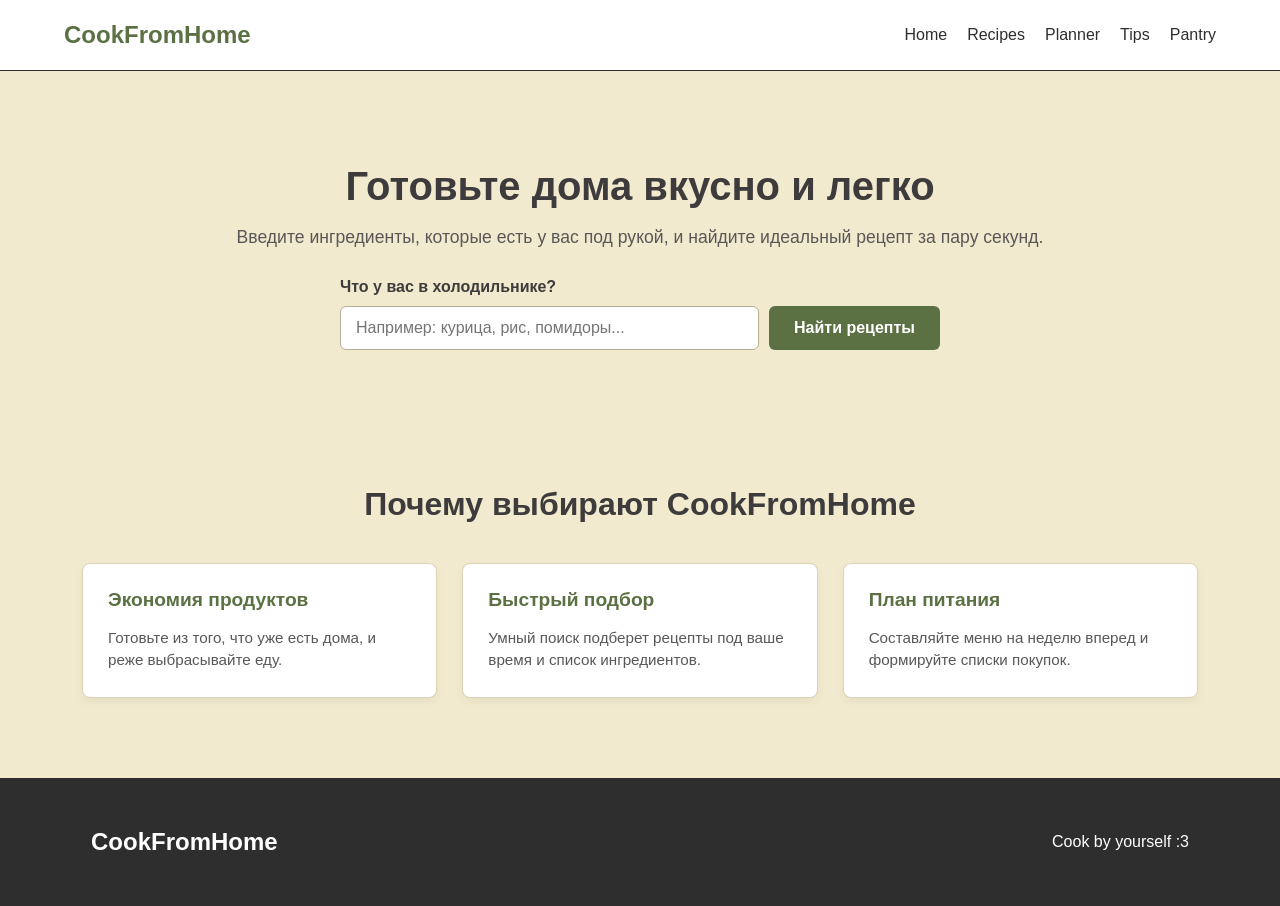
<file: index.html>
<!DOCTYPE html>
<html lang="en">
<head>
    <meta charset="UTF-8">
    <meta name="viewport" content="width=device-width, initial-scale=1.0">
    <title>CookFromHome</title>
    <link rel="stylesheet" href="css/style.css">
    <link rel="stylesheet" href="css/responsive.css">
</head>
<body>
    <!-- это короч header его не надо трогать, если хотите новое добавить туда то делайте токо классы разделите мб с суфиксом названий своей страницы -->
     <header>
        <div class="container header-content">
            <a href="index.html" class="logo"> CookFromHome </a>

            <nav>
                 <a href="index.html">Home</a>
                 <a href="recipes.html">Recipes</a>
                 <a href="planner.html">Planner</a>
                 <a href="tips.html">Tips</a>
                 <a href="pantry.html">Pantry</a>
            </nav>
        </div>
     </header>

     <!-- Вот тут будете писать в основном свою страницу-->
     <main>
         <!-- hero-секция с заголовком и призывом к действию -->
         <section class="home-hero">
             <div class="container home-hero-content">
                 <h1 class="home-title">Готовьте дома вкусно и легко</h1>
                 <p class="home-subtitle">Введите ингредиенты, которые есть у вас под рукой, и найдите идеальный рецепт за пару секунд.</p>

                 <!-- форма быстрого ввода ингредиентов (требование для форм + Flexbox/Grid) -->
                 <form class="home-form">
                     <label for="ingredients-input" class="home-label">Что у вас в холодильнике?</label>
                     <div class="home-input-group">
                         <input type="text" id="ingredients-input" class="home-input" placeholder="Например: курица, рис, помидоры..." required>
                         <button type="submit" class="home-btn">Найти рецепты</button>
                     </div>
                 </form>
             </div>
         </section>

         <!-- секция преимуществ -->
         <section class="home-benefits">
             <div class="container">
                 <h2 class="home-section-title">Почему выбирают CookFromHome</h2>
                 <div class="home-benefits-grid">
                     <article class="home-benefit-card">
                         <h3 class="home-card-title">Экономия продуктов</h3>
                         <p class="home-card-text">Готовьте из того, что уже есть дома, и реже выбрасывайте еду.</p>
                     </article>
                     <article class="home-benefit-card">
                         <h3 class="home-card-title">Быстрый подбор</h3>
                         <p class="home-card-text">Умный поиск подберет рецепты под ваше время и список ингредиентов.</p>
                     </article>
                     <article class="home-benefit-card">
                         <h3 class="home-card-title">План питания</h3>
                         <p class="home-card-text">Составляйте меню на неделю вперед и формируйте списки покупок.</p>
                     </article>
                 </div>
             </div>
         </section>
     </main>

     <!-- это будет footer его тоже не надо особо трогать, если хотите новое добавить туда то делайте токо классы разделите мб с суфиксом названий своей страницы-->
      <footer>
        <div class="container footer-content">
            <h2>CookFromHome</h2>
            <p>Cook by yourself :3</p>
        </div>
      </footer>
</body>
</html>
</file>
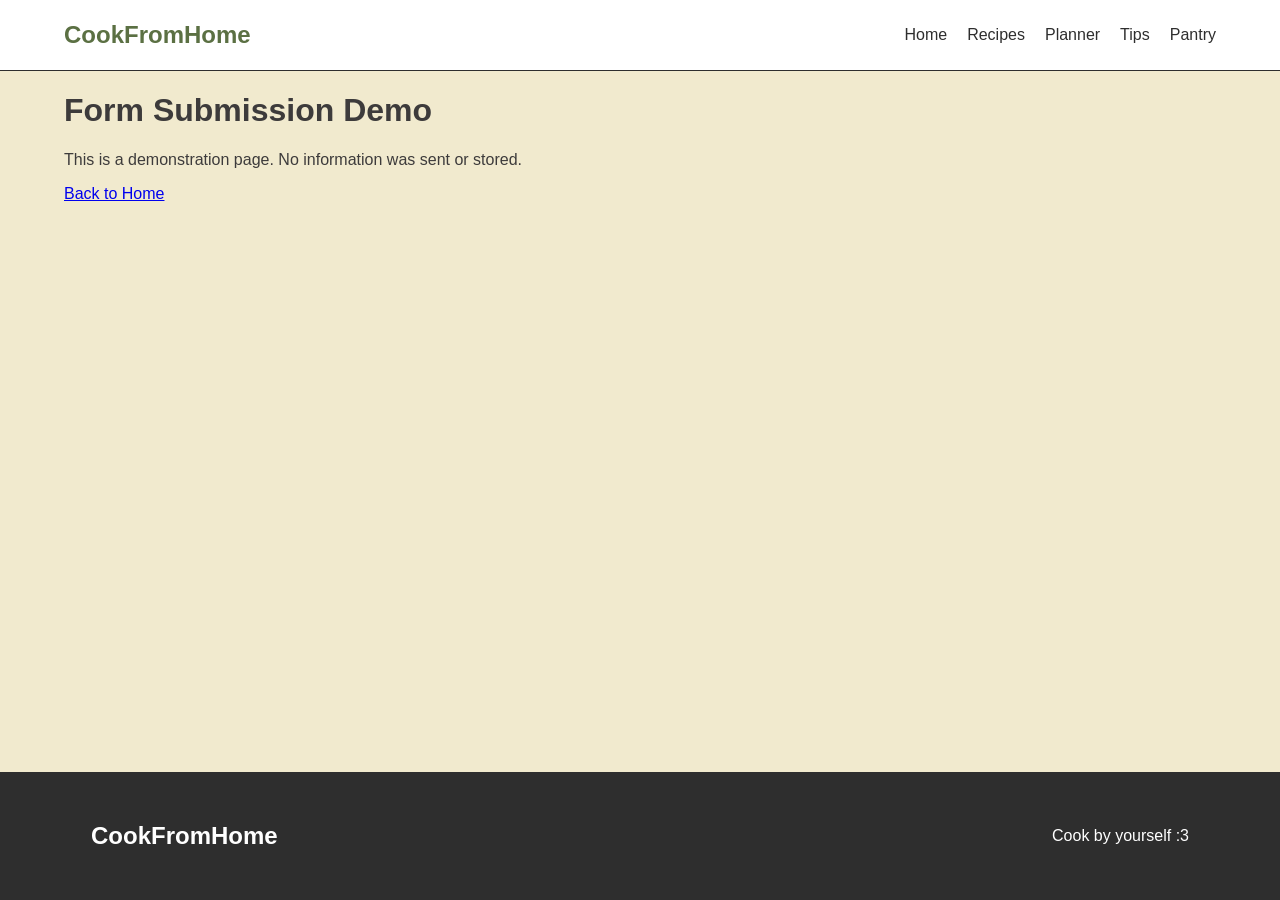
<file: demo-result.html>
<!DOCTYPE html>
<html lang="en">
<head>
    <meta charset="UTF-8">
    <meta name="viewport" content="width=device-width, initial-scale=1.0">
    <title>CookFromHome - demo-result</title>
    <link rel="stylesheet" href="css/style.css">
    <link rel="stylesheet" href="css/pantry.css">
    <link rel="stylesheet" href="css/responsive.css">
</head>

<body>

    <header>
        <div class="container header-content">
            <a href="index.html" class="logo">CookFromHome</a>
            <nav>
                <a href="index.html">Home</a>
                <a href="recipes.html">Recipes</a>
                <a href="planner.html">Planner</a>
                <a href="tips.html">Tips</a>
                <a href="pantry.html">Pantry</a>
            </nav>
        </div>
    </header>

    <main class="container">
        <h1>Form Submission Demo</h1>
        <p>This is a demonstration page. No information was sent or stored.</p>
        <a href="index.html">Back to Home</a>
    </main>

    <footer>
        <div class="container footer-content">
            <h2>CookFromHome</h2>
            <p> Cook by yourself :3</p>
        </div>
    </footer>

</body>
</html>
</file>
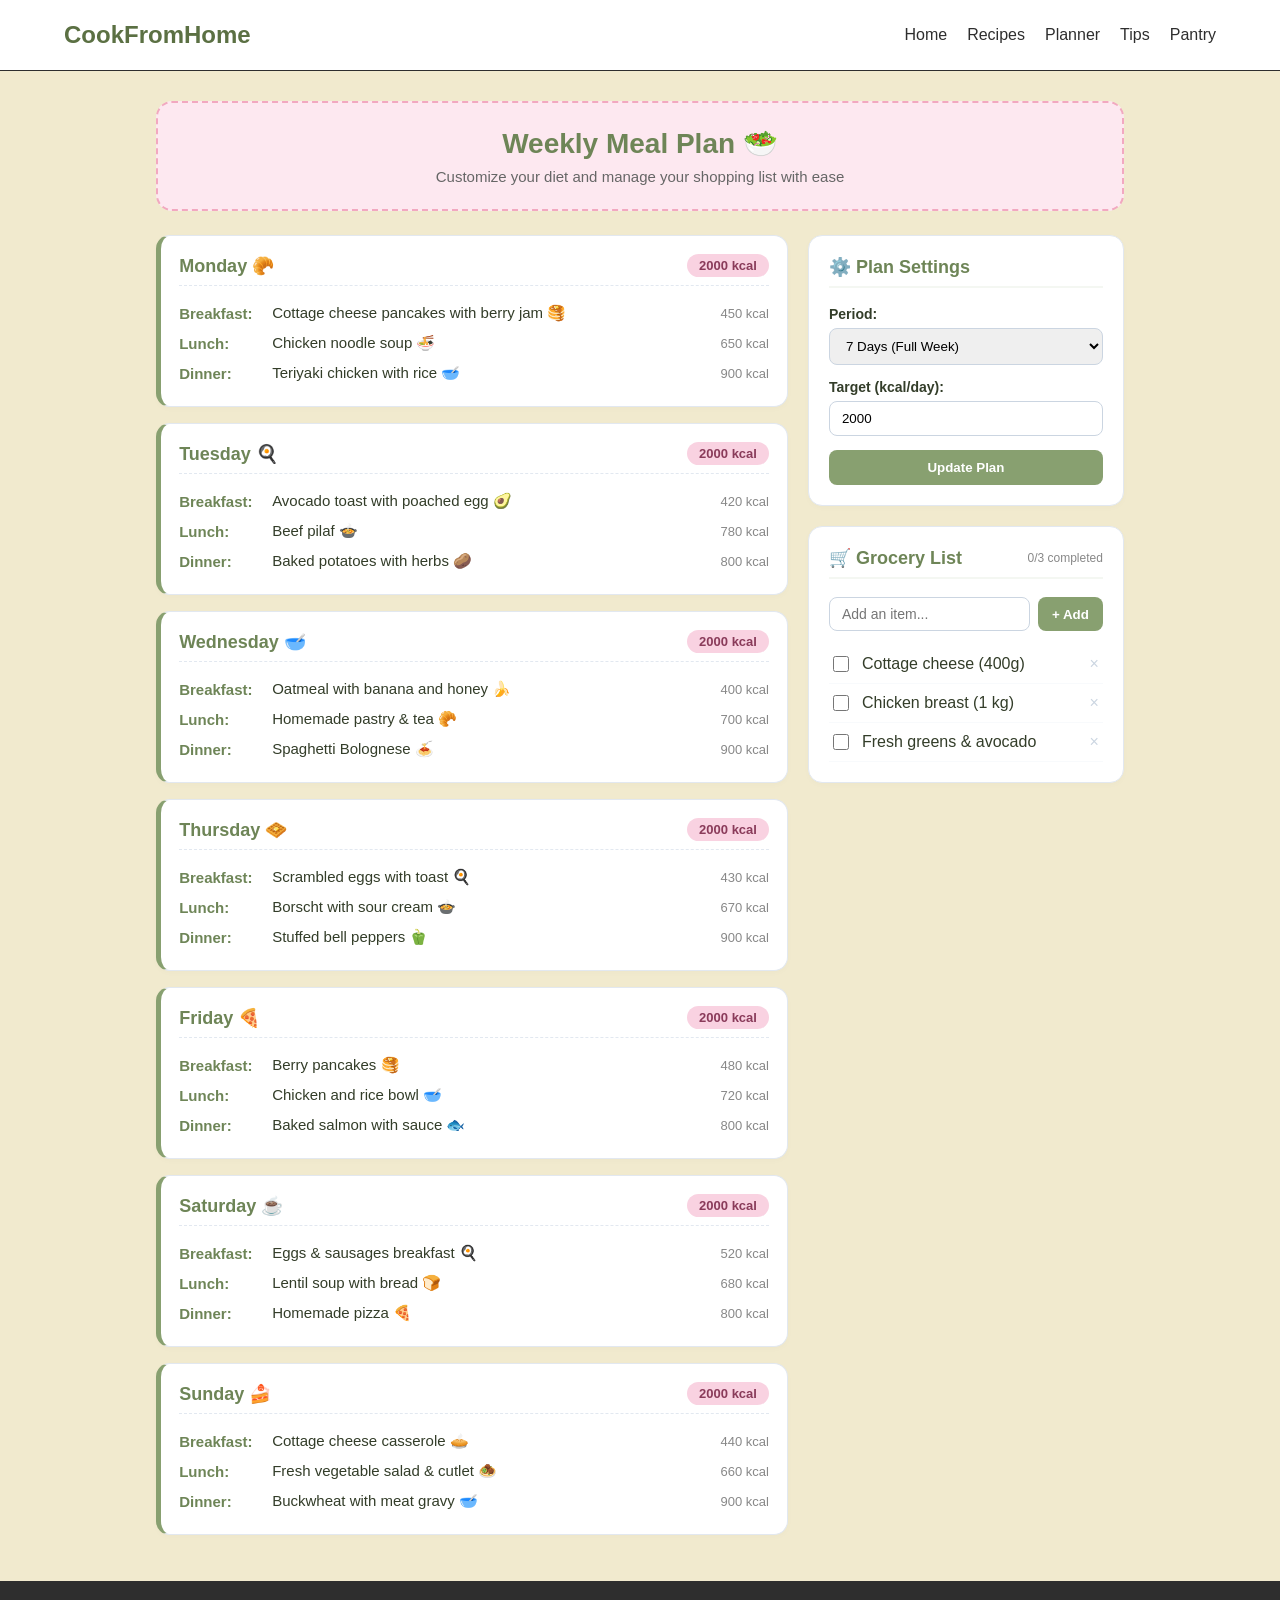
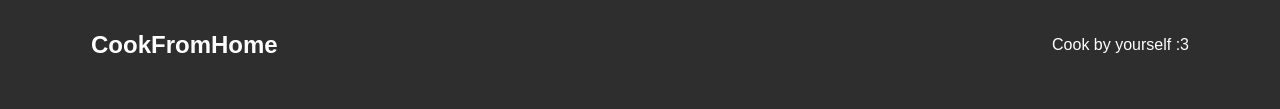
<file: planner.html>
<!DOCTYPE html>
<html lang="en">
<head>
    <meta charset="UTF-8">
    <meta name="viewport" content="width=device-width, initial-scale=1.0">
    <title>CookFromHome - Planner</title>
    <link rel="stylesheet" href="css/style.css">
    <style>
      :root {
        --brand-sage: #88a070;
        --brand-sage-dark: #6e8557;
        --cozy-pink-bg: #fde8f0;
        --cozy-pink-border: #f2a8c0;
        --cozy-pink-badge: #f9d2e1;
        --cozy-pink-text: #8a3b5a;
        --bg-light: #f4f7f2;
        --card-bg: #ffffff;
        --text-dark: #333d29;
        --border-color: #e2e8f0;
      }

      .planner-wrapper {
        font-family: 'Segoe UI', Tahoma, Geneva, Verdana, sans-serif;
        color: var(--text-dark);
        max-width: 1100px;
        margin: 20px auto;
        padding: 10px;
      }

      .planner-header-box {
        text-align: center;
        background: var(--cozy-pink-bg);
        padding: 24px;
        border-radius: 16px;
        border: 2px dashed var(--cozy-pink-border);
        margin-bottom: 24px;
      }

      .planner-header-box h2 {
        color: var(--brand-sage-dark);
        margin: 0 0 8px 0;
        font-size: 28px;
      }

      .planner-header-box p {
        margin: 0;
        color: #666;
        font-size: 15px;
      }

      .planner-grid-layout {
        display: grid;
        grid-template-columns: 2fr 1fr;
        gap: 20px;
      }

      @media (max-width: 768px) {
        .planner-grid-layout {
          grid-template-columns: 1fr;
        }
      }

      .day-node {
        background: var(--card-bg);
        border: 1px solid var(--border-color);
        border-left: 5px solid var(--brand-sage);
        border-radius: 14px;
        padding: 18px;
        margin-bottom: 16px;
        box-shadow: 0 2px 6px rgba(0,0,0,0.02);
        transition: transform 0.2s ease;
      }

      .day-node:hover {
        transform: translateY(-2px);
      }

      .day-node-header {
        display: flex;
        justify-content: space-between;
        align-items: center;
        font-weight: bold;
        font-size: 18px;
        color: var(--brand-sage-dark);
        border-bottom: 1px dashed var(--border-color);
        padding-bottom: 8px;
        margin-bottom: 12px;
      }

      .badge-kcal {
        font-size: 13px;
        background: var(--cozy-pink-badge);
        color: var(--cozy-pink-text);
        padding: 4px 12px;
        border-radius: 15px;
        font-weight: 600;
      }

      .meal-item-list {
        list-style: none;
        padding-left: 0;
        margin: 0;
      }

      .meal-item-list li {
        padding: 6px 0;
        font-size: 15px;
        display: flex;
        align-items: center;
        justify-content: space-between;
        cursor: pointer;
        transition: opacity 0.2s;
      }

      .meal-item-list li.eaten {
        text-decoration: line-through;
        opacity: 0.5;
      }

      .meal-left {
        display: flex;
        align-items: center;
        gap: 8px;
      }

      .meal-tag {
        font-weight: 600;
        color: var(--brand-sage-dark);
        min-width: 85px;
      }

      .meal-cal {
        font-size: 13px;
        color: #888;
        font-weight: 500;
      }

      .sidebar-card {
        background: var(--card-bg);
        border: 1px solid var(--border-color);
        border-radius: 14px;
        padding: 20px;
        margin-bottom: 20px;
        box-shadow: 0 2px 6px rgba(0,0,0,0.02);
      }

      .sidebar-card h3 {
        margin-top: 0;
        color: var(--brand-sage-dark);
        font-size: 18px;
        border-bottom: 2px solid var(--bg-light);
        padding-bottom: 8px;
        display: flex;
        justify-content: space-between;
        align-items: center;
      }

      .progress-text {
        font-size: 12px;
        font-weight: normal;
        color: #888;
      }

      .form-field {
        margin-bottom: 14px;
      }

      .form-field label {
        display: block;
        font-size: 14px;
        font-weight: 600;
        margin-bottom: 6px;
      }

      .form-field select, 
      .form-field input {
        width: 100%;
        padding: 9px 12px;
        border: 1px solid #cbd5e1;
        border-radius: 8px;
        box-sizing: border-box;
        font-family: inherit;
      }

      .btn-action {
        width: 100%;
        background-color: var(--brand-sage);
        color: #ffffff;
        border: none;
        padding: 10px;
        border-radius: 8px;
        font-weight: 600;
        cursor: pointer;
        transition: background-color 0.2s;
      }

      .btn-action:hover {
        background-color: var(--brand-sage-dark);
      }

      .add-item-box {
        display: flex;
        gap: 8px;
        margin-bottom: 14px;
      }

      .add-item-box input {
        flex: 1;
        padding: 8px 12px;
        border: 1px solid #cbd5e1;
        border-radius: 8px;
        font-size: 14px;
      }

      .btn-add {
        background-color: var(--brand-sage);
        color: white;
        border: none;
        padding: 8px 14px;
        border-radius: 8px;
        font-weight: 600;
        cursor: pointer;
      }

      .checklist-row {
        display: flex;
        align-items: center;
        justify-content: space-between;
        gap: 10px;
        padding: 8px 0;
        border-bottom: 1px solid #f8fafc;
      }

      .checklist-left {
        display: flex;
        align-items: center;
        gap: 10px;
      }

      .checklist-row input[type="checkbox"] {
        accent-color: var(--brand-sage);
        width: 16px;
        height: 16px;
        cursor: pointer;
      }

      .checklist-row.completed label {
        text-decoration: line-through;
        color: #94a3b8;
      }

      .btn-delete-item {
        background: none;
        border: none;
        color: #cbd5e1;
        font-size: 16px;
        cursor: pointer;
        padding: 0 4px;
      }

      .btn-delete-item:hover {
        color: #ef4444;
      }
    </style>
</head>
<body>
    <!-- HEADER -->
    <header>
        <div class="container header-content">
            <a href="index.html" class="logo"> CookFromHome </a>
            <nav>
                 <a href="index.html">Home</a>
                 <a href="recipes.html">Recipes</a>
                 <a href="planner.html">Planner</a>
                 <a href="tips.html">Tips</a>
                 <a href="pantry.html">Pantry</a>
            </nav>
        </div>
    </header>

    <!-- MAIN CONTENT -->
    <main class="planner-wrapper">
      <header class="planner-header-box">
        <h2>Weekly Meal Plan 🥗</h2>
        <p>Customize your diet and manage your shopping list with ease</p>
      </header>

      <div class="planner-grid-layout">
        <section id="daysContainer">
        </section>

        <aside>
          <div class="sidebar-card">
            <h3>⚙️ Plan Settings</h3>
            <div class="form-field">
              <label for="daysSelect">Period:</label>
              <select id="daysSelect">
                <option value="7" selected>7 Days (Full Week)</option>
                <option value="5">5 Days (Weekdays)</option>
                <option value="3">3 Days (Weekend)</option>
              </select>
            </div>

            <div class="form-field">
              <label for="targetCalories">Target (kcal/day):</label>
              <input type="number" id="targetCalories" value="2000" step="50">
            </div>

            <button type="button" class="btn-action" onclick="updatePlan()">Update Plan</button>
          </div>

          <div class="sidebar-card">
            <h3>
              🛒 Grocery List
              <span id="progressTracker" class="progress-text">0/0 completed</span>
            </h3>
            
            <div class="add-item-box">
              <input type="text" id="customInput" placeholder="Add an item...">
              <button type="button" class="btn-add" onclick="addNewProduct()">+ Add</button>
            </div>

            <div id="checklistGroup">
              <div class="checklist-row">
                <div class="checklist-left">
                  <input type="checkbox" id="item1" onchange="toggleItem(this)">
                  <label for="item1">Cottage cheese (400g)</label>
                </div>
                <button class="btn-delete-item" onclick="deleteItem(this)">×</button>
              </div>

              <div class="checklist-row">
                <div class="checklist-left">
                  <input type="checkbox" id="item2" onchange="toggleItem(this)">
                  <label for="item2">Chicken breast (1 kg)</label>
                </div>
                <button class="btn-delete-item" onclick="deleteItem(this)">×</button>
              </div>

              <div class="checklist-row">
                <div class="checklist-left">
                  <input type="checkbox" id="item3" onchange="toggleItem(this)">
                  <label for="item3">Fresh greens & avocado</label>
                </div>
                <button class="btn-delete-item" onclick="deleteItem(this)">×</button>
              </div>
            </div>
          </div>
        </aside>
      </div>
    </main>

    <!-- FOOTER -->
    <footer>
        <div class="container footer-content">
            <h2>CookFromHome</h2>
            <p>Cook by yourself :3</p>
        </div>
    </footer>

    <!-- JAVASCRIPT -->
    <script>
      // Базовая структура блюд с их базовыми калориями (при целевых 2000 kcal)
      const defaultSchedule = [
        { 
          day: "Monday 🥐", 
          meals: [
            { tag: "Breakfast", name: "Cottage cheese pancakes with berry jam 🥞", kcal: 450 },
            { tag: "Lunch", name: "Chicken noodle soup 🍜", kcal: 650 },
            { tag: "Dinner", name: "Teriyaki chicken with rice 🥣", kcal: 900 }
          ]
        },
        { 
          day: "Tuesday 🍳", 
          meals: [
            { tag: "Breakfast", name: "Avocado toast with poached egg 🥑", kcal: 420 },
            { tag: "Lunch", name: "Beef pilaf 🍲", kcal: 780 },
            { tag: "Dinner", name: "Baked potatoes with herbs 🥔", kcal: 800 }
          ]
        },
        { 
          day: "Wednesday 🥣", 
          meals: [
            { tag: "Breakfast", name: "Oatmeal with banana and honey 🍌", kcal: 400 },
            { tag: "Lunch", name: "Homemade pastry & tea 🥐", kcal: 700 },
            { tag: "Dinner", name: "Spaghetti Bolognese 🍝", kcal: 900 }
          ]
        },
        { 
          day: "Thursday 🧇", 
          meals: [
            { tag: "Breakfast", name: "Scrambled eggs with toast 🍳", kcal: 430 },
            { tag: "Lunch", name: "Borscht with sour cream 🍲", kcal: 670 },
            { tag: "Dinner", name: "Stuffed bell peppers 🫑", kcal: 900 }
          ]
        },
        { 
          day: "Friday 🍕", 
          meals: [
            { tag: "Breakfast", name: "Berry pancakes 🥞", kcal: 480 },
            { tag: "Lunch", name: "Chicken and rice bowl 🥣", kcal: 720 },
            { tag: "Dinner", name: "Baked salmon with sauce 🐟", kcal: 800 }
          ]
        },
        { 
          day: "Saturday ☕", 
          meals: [
            { tag: "Breakfast", name: "Eggs & sausages breakfast 🍳", kcal: 520 },
            { tag: "Lunch", name: "Lentil soup with bread 🍞", kcal: 680 },
            { tag: "Dinner", name: "Homemade pizza 🍕", kcal: 800 }
          ]
        },
        { 
          day: "Sunday 🍰", 
          meals: [
            { tag: "Breakfast", name: "Cottage cheese casserole 🥧", kcal: 440 },
            { tag: "Lunch", name: "Fresh vegetable salad & cutlet 🧆", kcal: 660 },
            { tag: "Dinner", name: "Buckwheat with meat gravy 🥣", kcal: 900 }
          ]
        }
      ];

      function renderDays(daysCount, targetKcal) {
        const container = document.getElementById('daysContainer');
        if (!container) return;
        container.innerHTML = '';

        const baseTarget = parseInt(targetKcal) || 2000;
        // Коэффициент для масштабирования калорий блюд под выбранный target
        const ratio = baseTarget / 2000;

        for (let i = 0; i < daysCount; i++) {
          const item = defaultSchedule[i];

          // Вычисляем честные калории для каждого приема пищи
          const computedMeals = item.meals.map(m => ({
            tag: m.tag,
            name: m.name,
            kcal: Math.round(m.kcal * ratio)
          }));

          // Честная суммарная калорийность дня (Завтрак + Обед + Ужин)
          const totalDayKcal = computedMeals.reduce((sum, m) => sum + m.kcal, 0);

          const card = document.createElement('article');
          card.className = 'day-node';
          
          let mealsListHTML = computedMeals.map(m => `
            <li onclick="toggleMeal(this)">
              <div class="meal-left">
                <span class="meal-tag">${m.tag}:</span>
                <span>${m.name}</span>
              </div>
              <span class="meal-cal">${m.kcal} kcal</span>
            </li>
          `).join('');

          card.innerHTML = `
            <div class="day-node-header">
              <span>${item.day}</span>
              <span class="badge-kcal">${totalDayKcal} kcal</span>
            </div>
            <ul class="meal-item-list">
              ${mealsListHTML}
            </ul>
          `;
          container.appendChild(card);
        }
      }

      function toggleMeal(element) {
        element.classList.toggle('eaten');
      }

      function updatePlan() {
        const daysSelect = document.getElementById('daysSelect');
        const targetCalories = document.getElementById('targetCalories');
        renderDays(parseInt(daysSelect.value), targetCalories.value);
      }

      function toggleItem(checkbox) {
        const row = checkbox.closest('.checklist-row');
        if (checkbox.checked) {
          row.classList.add('completed');
        } else {
          row.classList.remove('completed');
        }
        updateProgress();
      }

      function addNewProduct() {
        const input = document.getElementById('customInput');
        const text = input.value.trim();
        
        if (text !== "") {
          const container = document.getElementById('checklistGroup');
          const newRow = document.createElement('div');
          newRow.className = 'checklist-row';
          
          const newId = 'item_' + Date.now();
          newRow.innerHTML = `
            <div class="checklist-left">
              <input type="checkbox" id="${newId}" onchange="toggleItem(this)">
              <label for="${newId}">${text}</label>
            </div>
            <button class="btn-delete-item" onclick="deleteItem(this)">×</button>
          `;
          
          container.appendChild(newRow);
          input.value = "";
          updateProgress();
        }
      }

      function deleteItem(button) {
        const row = button.closest('.checklist-row');
        row.remove();
        updateProgress();
      }

      function updateProgress() {
        const total = document.querySelectorAll('.checklist-row').length;
        const checked = document.querySelectorAll('.checklist-row input[type="checkbox"]:checked').length;
        const progressEl = document.getElementById('progressTracker');
        if (progressEl) {
          progressEl.textContent = `${checked}/${total} completed`;
        }
      }

      document.addEventListener('DOMContentLoaded', function() {
        renderDays(7, 2000);
        updateProgress();
      });
    </script>
</body>
</html>
</file>
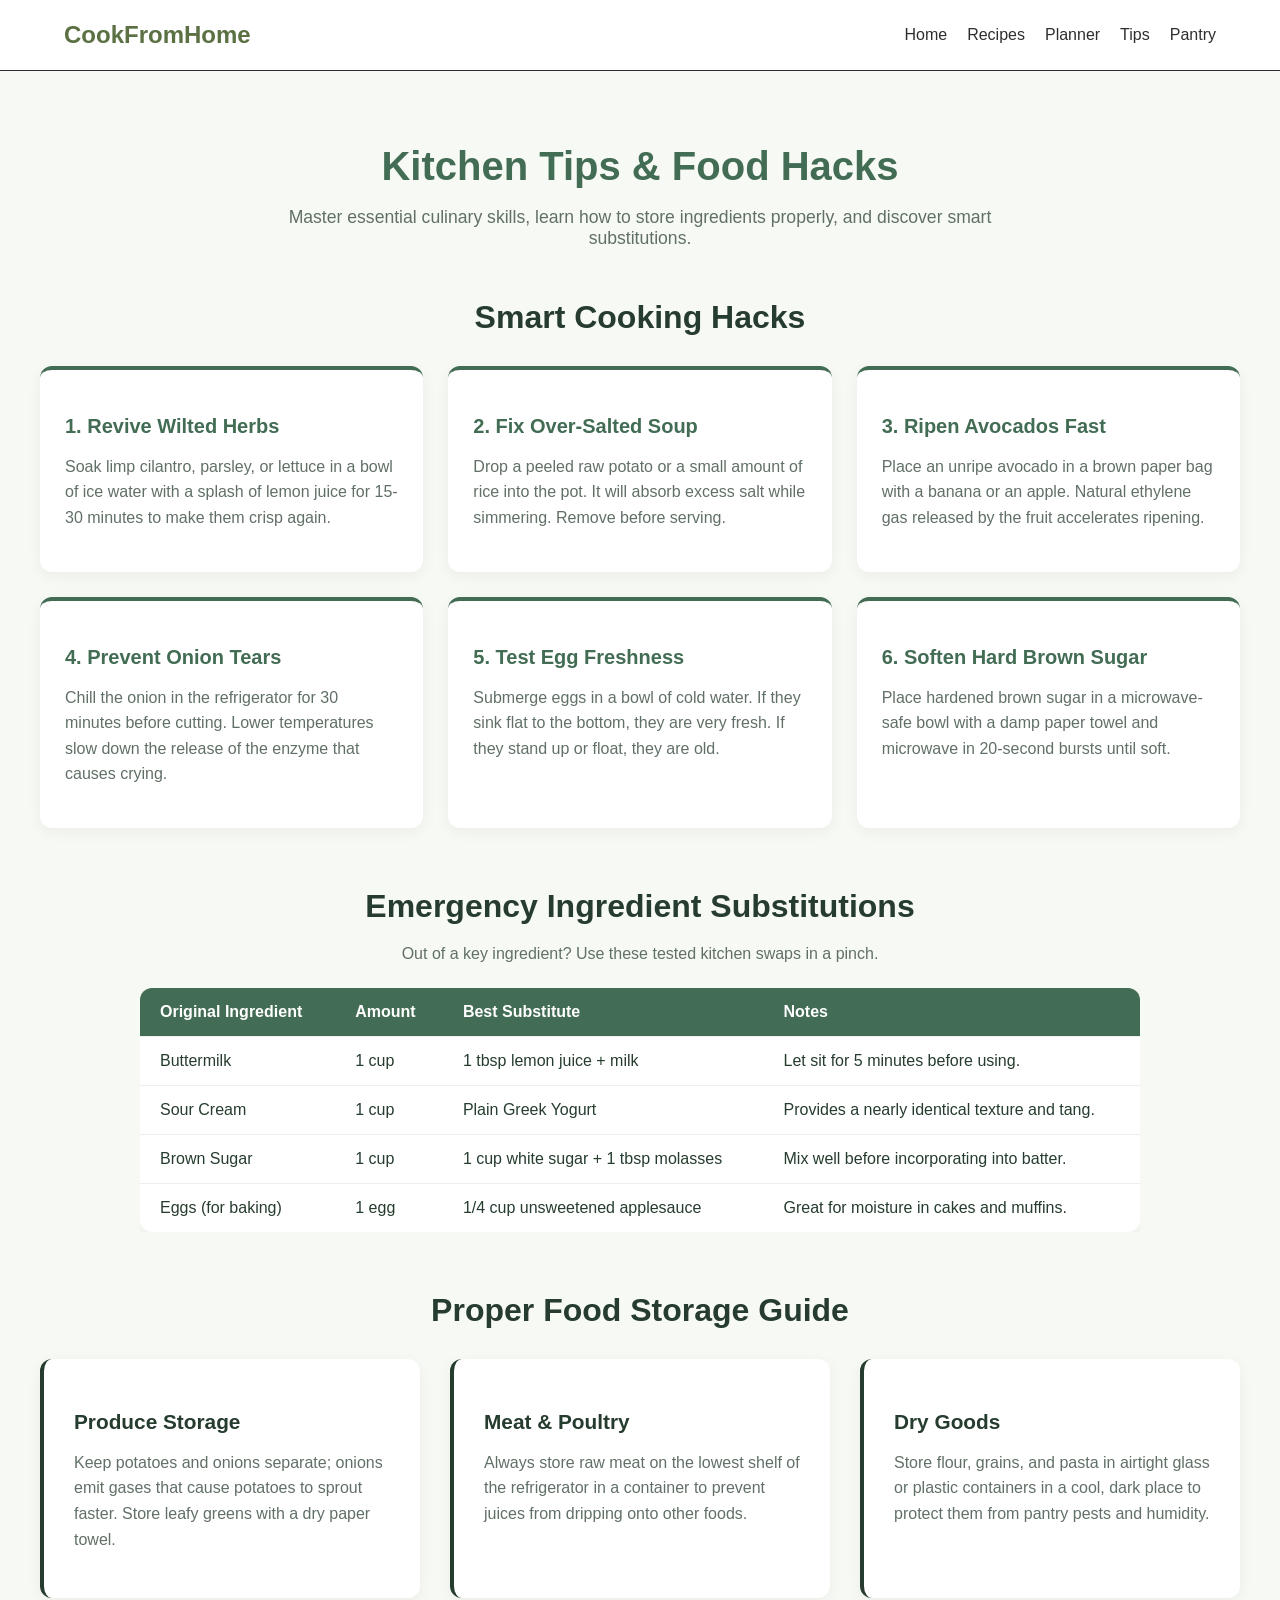
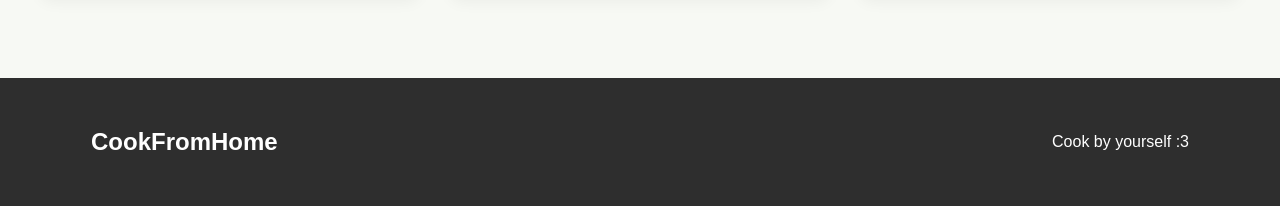
<file: tips.html>
<!DOCTYPE html>
<html lang="en">
<head>
    <meta charset="UTF-8">
    <meta name="viewport" content="width=device-width, initial-scale=1.0">
    <title>CookFromHome</title>
    <link rel="stylesheet" href="css/style.css">
    <link rel="stylesheet" href="css/tips.css">
</head>
<body>
     <header>
        <div class="container header-content">
            <a href="index.html" class="logo"> CookFromHome </a>

            <nav>
                 <a href="index.html">Home</a>
                 <a href="recipes.html">Recipes</a>
                 <a href="planner.html">Planner</a>
                 <a href="tips.html">Tips</a>
                 <a href="pantry.html">Pantry</a>
            </nav>
        </div>
     </header>

     <main class="tips-main">
        
        <section class="tips-hero">
            <h1>Kitchen Tips & Food Hacks</h1>
            <p>Master essential culinary skills, learn how to store ingredients properly, and discover smart substitutions.</p>
        </section>

        <section class="tips-grid-section">
            <h2>Smart Cooking Hacks</h2>
            <div class="tips-grid">
                <article class="tip-card">
                    <h3>1. Revive Wilted Herbs</h3>
                    <p>Soak limp cilantro, parsley, or lettuce in a bowl of ice water with a splash of lemon juice for 15-30 minutes to make them crisp again.</p>
                </article>
                <article class="tip-card">
                    <h3>2. Fix Over-Salted Soup</h3>
                    <p>Drop a peeled raw potato or a small amount of rice into the pot. It will absorb excess salt while simmering. Remove before serving.</p>
                </article>
                <article class="tip-card">
                    <h3>3. Ripen Avocados Fast</h3>
                    <p>Place an unripe avocado in a brown paper bag with a banana or an apple. Natural ethylene gas released by the fruit accelerates ripening.</p>
                </article>
                <article class="tip-card">
                    <h3>4. Prevent Onion Tears</h3>
                    <p>Chill the onion in the refrigerator for 30 minutes before cutting. Lower temperatures slow down the release of the enzyme that causes crying.</p>
                </article>
                <article class="tip-card">
                    <h3>5. Test Egg Freshness</h3>
                    <p>Submerge eggs in a bowl of cold water. If they sink flat to the bottom, they are very fresh. If they stand up or float, they are old.</p>
                </article>
                <article class="tip-card">
                    <h3>6. Soften Hard Brown Sugar</h3>
                    <p>Place hardened brown sugar in a microwave-safe bowl with a damp paper towel and microwave in 20-second bursts until soft.</p>
                </article>
            </div>
        </section>

        <section class="tips-table-section">
            <h2>Emergency Ingredient Substitutions</h2>
            <p>Out of a key ingredient? Use these tested kitchen swaps in a pinch.</p>
            <div class="table-responsive">
                <table class="substitutions-table">
                    <thead>
                        <tr>
                            <th>Original Ingredient</th>
                            <th>Amount</th>
                            <th>Best Substitute</th>
                            <th>Notes</th>
                        </tr>
                    </thead>
                    <tbody>
                        <tr>
                            <td>Buttermilk</td>
                            <td>1 cup</td>
                            <td>1 tbsp lemon juice + milk</td>
                            <td>Let sit for 5 minutes before using.</td>
                        </tr>
                        <tr>
                            <td>Sour Cream</td>
                            <td>1 cup</td>
                            <td>Plain Greek Yogurt</td>
                            <td>Provides a nearly identical texture and tang.</td>
                        </tr>
                        <tr>
                            <td>Brown Sugar</td>
                            <td>1 cup</td>
                            <td>1 cup white sugar + 1 tbsp molasses</td>
                            <td>Mix well before incorporating into batter.</td>
                        </tr>
                        <tr>
                            <td>Eggs (for baking)</td>
                            <td>1 egg</td>
                            <td>1/4 cup unsweetened applesauce</td>
                            <td>Great for moisture in cakes and muffins.</td>
                        </tr>
                    </tbody>
                </table>
            </div>
        </section>

        <section class="tips-storage-section">
            <h2>Proper Food Storage Guide</h2>
            <div class="storage-flex-container">
                <div class="storage-card">
                    <h3>Produce Storage</h3>
                    <p>Keep potatoes and onions separate; onions emit gases that cause potatoes to sprout faster. Store leafy greens with a dry paper towel.</p>
                </div>
                <div class="storage-card">
                    <h3>Meat & Poultry</h3>
                    <p>Always store raw meat on the lowest shelf of the refrigerator in a container to prevent juices from dripping onto other foods.</p>
                </div>
                <div class="storage-card">
                    <h3>Dry Goods</h3>
                    <p>Store flour, grains, and pasta in airtight glass or plastic containers in a cool, dark place to protect them from pantry pests and humidity.</p>
                </div>
            </div>
        </section>

    </main>

     <footer>
        <div class="container footer-content">
            <h2>CookFromHome</h2>
            <p>Cook by yourself :3</p>
        </div>
     </footer>
</body>
</html>
</file>
<file: css/style.css>
* {
    box-sizing: border-box;
}

body{
    margin: 0;
    font-family: Arial, sans-serif;
    background-color: rgb(241, 234, 206);
    color: rgb(61, 59, 59);
    min-height: 100vh;
    display: flex;
    flex-direction: column;
}

/* тут короч общие классы мб потом что то добавим чтобы облегчит но пока так а и кста вот юзайте заране готовый контейнер если не нравится то может свой сделать конечно*/

.container{
    width: min(90%, 1200px);
    margin: 0 auto;
}

/* header */
header{
    background-color: white;
    border-bottom: 1px solid rgb(46, 46, 46);
}

.header-content{
    min-height: 70px;
    display: flex;
    flex-wrap: wrap;
    align-items: center;
    justify-content: space-between;
    gap: 15px;
}

.logo{
    color: rgb(91, 112, 67);
    font-size: 24px;
    font-weight: bold;
    text-decoration: none;
}

/* navigation */
nav{
    display: flex;
    gap: 12px 20px;
    flex-wrap: wrap;
    justify-content: flex-end;
}
nav a{
    color: rgb(46, 46, 46);
    text-decoration: none;
}

/* main <-------------------------------------------------------------- тут пишите свои классы и делите их коментариями по секциями и еще суфикс добавляйте по типу pantry-title plannet-title и тп*/
main{
    min-height: 70vh;
    flex: 1;
}

/* footer */
footer{
    padding: 30px;
    background-color: rgb(46, 46, 46);
    color: white;
}

.footer-content{
    display: flex;
    align-items: center;
    justify-content: space-between;
}
/* 
   HOME PAGE STYLES (Retkhan Angsar)
    */

/* Hero-секция */
.home-hero {
    padding: 60px 20px;
    background-color: transparent;
    text-align: center;
}

.home-title {
    font-size: 2.5rem;
    color: rgb(61, 59, 59);
    margin-bottom: 15px;
}

.home-subtitle {
    font-size: 1.1rem;
    color: rgb(90, 87, 87);
    margin-bottom: 30px;
}

/* Форма поиска (Flexbox) */
.home-form {
    max-width: 600px;
    margin: 0 auto;
    display: flex;
    flex-direction: column;
    gap: 10px;
    text-align: left;
}

.home-label {
    font-weight: bold;
    color: rgb(61, 59, 59);
}

.home-input-group {
    display: flex; /* flexbox для строки ввода и кнопки */
    gap: 10px;
}

.home-input {
    flex: 1; /* инпут занимает всё доступное пространство */
    padding: 12px 15px;
    border: 1px solid rgb(180, 175, 150);
    border-radius: 6px;
    font-size: 1rem;
    background-color: white;
}

.home-btn {
    padding: 12px 25px;
    background-color: rgb(91, 112, 67);
    color: white;
    border: none;
    border-radius: 6px;
    font-size: 1rem;
    font-weight: bold;
    cursor: pointer;
    transition: background 0.3s;
}

    .home-btn:hover {
        background-color: rgb(35, 170, 42);
    }

/* секция преимуществ */
.home-benefits {
    padding: 50px 20px 80px 20px;
}

.home-section-title {
    text-align: center;
    font-size: 2rem;
    margin-bottom: 40px;
    color: rgb(61, 59, 59);
}

/* карточки преимуществ (CSS Grid) */
.home-benefits-grid {
    display: grid;
    grid-template-columns: repeat(3, 1fr); /* 3 колонки на десктопе */
    gap: 25px;
}

.home-benefit-card {
    background: white;
    padding: 25px;
    border-radius: 8px;
    box-shadow: 0 4px 10px rgba(0, 0, 0, 0.05);
    border: 1px solid rgb(220, 210, 180);
}

.home-card-title {
    font-size: 1.2rem;
    margin-top: 0;
    margin-bottom: 10px;
    color: rgb(91, 112, 67);
}

.home-card-text {
    color: rgb(90, 87, 87);
    font-size: 0.95rem;
    line-height: 1.5;
    margin-bottom: 0;
}
.planner-container {
    padding: 40px 0 80px 0;
}

.planner-hero {
    text-align: center;
    margin-bottom: 40px;
}

.planner-title {
    font-size: 2.2rem;
    color: rgb(61, 59, 59);
    margin-bottom: 10px;
}

.planner-subtitle {
    font-size: 1rem;
    color: rgb(90, 87, 87);
}

.planner-form-card {
    background: white;
    padding: 20px 30px;
    border-radius: 8px;
    border: 1px solid rgb(220, 210, 180);
    box-shadow: 0 4px 10px rgba(0, 0, 0, 0.05);
    display: flex;
    justify-content: space-between;
    align-items: center;
    flex-wrap: wrap;
    gap: 20px;
    margin-bottom: 40px;
}

.planner-form-group {
    display: flex;
    align-items: center;
    gap: 10px;
}

.planner-select,
.planner-input {
    padding: 10px 14px;
    border: 1px solid rgb(180, 175, 150);
    border-radius: 6px;
    font-size: 0.95rem;
    background: white;
}

.planner-grid {
    display: grid;
    grid-template-columns: repeat(auto-fill, minmax(320px, 1fr));
    gap: 25px;
    margin-bottom: 50px;
}

.planner-day-card {
    background: white;
    border-radius: 8px;
    padding: 22px;
    border: 1px solid rgb(220, 210, 180);
    box-shadow: 0 4px 10px rgba(0, 0, 0, 0.05);
}

.planner-day-header {
    display: flex;
    justify-content: space-between;
    align-items: center;
    padding-bottom: 12px;
    margin-bottom: 15px;
    border-bottom: 2px solid rgb(241, 234, 206);
}

.planner-day-title {
    margin: 0;
    font-size: 1.2rem;
    color: rgb(61, 59, 59);
}

.planner-badge {
    background: rgb(230, 248, 232);
    color: rgb(91, 112, 67);
    font-weight: bold;
    font-size: 0.85rem;
    padding: 4px 10px;
    border-radius: 12px;
}

.planner-meals {
    list-style: none;
    padding: 0;
    margin: 0;
}

.planner-meals li {
    padding: 8px 0;
    font-size: 0.95rem;
    color: rgb(75, 75, 75);
    border-bottom: 1px dashed rgb(230, 225, 200);
}

.planner-meals li:last-child {
    border-bottom: none;
}

.planner-bottom-layout {
    display: grid;
    grid-template-columns: 2fr 1fr;
    gap: 25px;
}

.planner-box {
    background: white;
    padding: 25px;
    border-radius: 8px;
    border: 1px solid rgb(220, 210, 180);
    box-shadow: 0 4px 10px rgba(0, 0, 0, 0.05);
}

.planner-box h3 {
    margin-top: 0;
    color: rgb(61, 59, 59);
    margin-bottom: 20px;
}

.planner-checklist {
    display: grid;
    grid-template-columns: 1fr 1fr;
    gap: 15px;
}

.planner-check-item {
    display: flex;
    align-items: center;
    gap: 10px;
    font-size: 0.95rem;
    color: rgb(75, 75, 75);
}

.planner-check-item input[type="checkbox"] {
    width: 18px;
    height: 18px;
    accent-color: rgb(91, 112, 67);
    cursor: pointer;
}

.planner-summary-list {
    width: 100%;
    margin-bottom: 20px;
}

.planner-summary-item {
    display: flex;
    justify-content: space-between;
    padding: 10px 0;
    border-bottom: 1px solid rgb(240, 235, 215);
    font-size: 0.95rem;
}
</file>
<file: css/responsive.css>
/* 
   RESPONSIVE STYLES FOR HOME PAGE
   */
@media (max-width: 768px) {
    .home-title {
        font-size: 2rem;
    }

    .home-benefits-grid {
        grid-template-columns: 1fr;
    }

    .home-input-group {
        flex-direction: column;
    }

    .home-btn {
        width: 100%;
    }
}


/* Pantry */

@media (max-width: 600px) {

    .pantry-top-content {
        flex-direction: column;
        align-items: flex-start;
    }

    .pantry-top-content h1 {
        font-size: 42px;
    }

    .pantry-add-product {
        width: 100%;
        flex-direction: column;
    }

    .pantry-add-product input {
        width: 100%;
    }

    .pantry-main {
        grid-template-columns: 1fr;
    }

    .pantry-shelf {
        grid-template-columns: 1fr;
    }

    .pantry-shelf-title {
        border-right: none;
    }

    .pantry-log-row {
        grid-template-columns: 1fr;
        gap: 5px;
    }
}
</file>
<file: css/pantry.css>
.pantry {
    background-color: rgb(243, 238, 226);
    color: rgb(29, 45, 38);
}


/* top */

.pantry-top {
    padding: 70px 0;
    background-color: rgb(28, 62, 49);
    color: white;
    border-bottom: 8px solid rgb(219, 155, 82);
}

.pantry-top-content {
    display: flex;
    justify-content: space-between;
    align-items: center;
    gap: 40px;
}

.pantry-top-content h1 {
    margin: 0;
    font-size: 60px;
}

.pantry-add-product {
    display: flex;
    gap: 8px;
}

.pantry-add-product input {
    width: 300px;
    padding: 12px;
    border: 2px solid white;
    background-color: rgb(28, 62, 49);
    color: white;
}

.add-product button {
    padding: 12px 20px;
    border: 2px solid rgb(219, 155, 82);
    background-color: rgb(219, 155, 82);
    color: rgb(28, 62, 49);
    font-weight: bold;
    cursor: pointer;
}


/* main */

.pantry-main {
    padding: 70px 0;
    display: grid;
    grid-template-columns: 2fr 1fr;
    gap: 50px;
}


/* shelves */

.pantry-shelf {
    display: grid;
    grid-template-columns: 150px 1fr;
    min-height: 115px;
    border-bottom: 10px solid rgb(130, 94, 57);
}

.pantry-helf-title {
    padding: 20px 15px 15px 0;
    display: flex;
    flex-direction: column;
    justify-content: space-between;
    border-right: 5px solid rgb(170, 160, 140);
}

.shelf-title p {
    margin: 0;
    color: rgb(125, 125, 118);
    font-size: 12px;
}

.foods {
    padding: 20px;
    display: flex;
    flex-wrap: wrap;
    align-items: flex-start;
    gap: 10px;
}

.foods p {
    margin: 0;
    padding: 7px 12px;
    background-color: rgb(252, 249, 242);
    border: 1px solid rgb(108, 118, 105);
    border-radius: 5px;
    font-size: 14px;
    
}


/* note */

.note {
    padding: 30px;
    align-self: start;
    background-color: rgb(238, 209, 129);
    border: 2px solid rgb(52, 76, 61);
    box-shadow: 6px 8px 0 rgba(0, 0, 0, 0.08);
    transform: rotate(1deg);
}

.note h2 {
    margin-top: 0;
    font-size: 28px;
}

.note-row {
    padding: 15px 0;
    display: flex;
    justify-content: space-between;
    gap: 20px;
    border-top: 1px dashed rgb(52, 76, 61);
}

.note-row p {
    margin: 3px 0 0;
    font-size: 13px;
}

.urgent {
    color: rgb(176, 55, 55);
    font-weight: bold;
}


/* table */

.pantry-log {
    padding-bottom: 60px;
}

.log {
    background-color: rgb(251, 248, 241);
    border: 1px solid rgb(188, 180, 164);
    box-shadow: 4px 4px 0 rgba(0, 0, 0, 0.05);
}

.pantry-log-row {
    padding: 15px;
    display: grid;
    grid-template-columns: 2fr 1fr 1fr;
    align-items: center;
    gap: 20px;
    border-bottom: 1px solid rgb(210, 202, 190);
}

.log-row:last-child {
    border-bottom: none;
}

.log-row p {
    margin: 0;
    font-size: medium;
}

.log-head {
    background-color: rgb(31, 70, 55);
    color: white;
    font-size: 11px;
    font-weight: bold;
}

.status {
    width: fit-content;
    padding: 4px 8px;
    font-size: 11px;
    font-weight: bold;
    border: 1px solid rgb(31, 70, 55);
    border-radius: 5px;
}

.fresh {
    background-color: rgb(217, 232, 204);
}

.soon {
    background-color: rgb(245, 198, 109);
}

.stock {
    background-color: rgb(236, 236, 228);
}

.pantry-bottom {
    padding: 20px 0 60px;
    text-align: right;
}


.pantry-bottom a {
    color: rgb(28, 62, 49);
    font-weight: bold;
    text-decoration: none;
}

/* Demo and FAQ*/
.demo-note {
    margin: 0 0 8px 0;
    font-size: 11px;
    color: rgb(219, 155, 82);
}

.pantry-faq {
    padding-bottom: 40px;
}

.pantry-faq h2 {
    margin-bottom: 15px;
    font-size: 24px;
}

.faq-item summary {
    font-weight: bold;
}

.faq-item {
    background-color: rgb(251, 248, 241);
    border: 1px solid rgb(188, 180, 164);
    padding: 12px 15px;
}
</file>
<file: css/tips.css>
.tips-main {
    --tips-green: #426c53;
    --tips-dark: #263c2e;
    --tips-muted: #617066;
    --tips-bg: #f7f9f4;
    --tips-card-bg: #ffffff;
    
    background: var(--tips-bg);
    color: var(--tips-dark);
    padding: 40px 20px 80px 20px;
    font-family: Arial, sans-serif;
}

.tips-main * {
    box-sizing: border-box;
}

.tips-hero {
    text-align: center;
    max-width: 800px;
    margin: 0 auto 50px auto;
}

.tips-hero h1 {
    font-size: 2.5rem;
    color: var(--tips-green);
    margin-bottom: 15px;
}

.tips-hero p {
    font-size: 1.1rem;
    color: var(--tips-muted);
}

.tips-main h2 {
    font-size: 2rem;
    color: var(--tips-dark);
    margin-bottom: 20px;
    text-align: center;
}

.tips-grid-section {
    max-width: 1200px;
    margin: 0 auto 60px auto;
}

.tips-grid {
    display: grid;
    grid-template-columns: repeat(auto-fit, minmax(320px, 1fr));
    gap: 25px;
    margin-top: 30px;
}

.tip-card {
    background: var(--tips-card-bg);
    padding: 25px;
    border-radius: 12px;
    box-shadow: 0 4px 15px rgba(0, 0, 0, 0.05);
    border-top: 4px solid var(--tips-green);
    transition: transform 0.2s ease;
}

.tip-card:hover {
    transform: translateY(-5px);
}

.tip-card h3 {
    font-size: 1.25rem;
    color: var(--tips-green);
    margin-bottom: 12px;
}

.tip-card p {
    color: var(--tips-muted);
    line-height: 1.6;
}

.tips-table-section {
    max-width: 1000px;
    margin: 0 auto 60px auto;
    text-align: center;
}

.tips-table-section > p {
    color: var(--tips-muted);
    margin-bottom: 25px;
}

.table-responsive {
    overflow-x: auto;
}

.substitutions-table {
    width: 100%;
    border-collapse: collapse;
    background: var(--tips-card-bg);
    border-radius: 12px;
    overflow: hidden;
    box-shadow: 0 4px 15px rgba(0, 0, 0, 0.05);
    text-align: left;
}

.substitutions-table th,
.substitutions-table td {
    padding: 15px 20px;
    border-bottom: 1px solid #eee;
}

.substitutions-table th {
    background-color: var(--tips-green);
    color: #ffffff;
    font-weight: 600;
}

.substitutions-table tr:last-child td {
    border-bottom: none;
}

.substitutions-table tr:hover {
    background-color: rgba(66, 108, 83, 0.03);
}

.tips-storage-section {
    max-width: 1200px;
    margin: 0 auto;
}

.storage-flex-container {
    display: flex;
    flex-wrap: wrap;
    gap: 30px;
    justify-content: center;
    margin-top: 30px;
}

.storage-card {
    background: var(--tips-card-bg);
    flex: 1 1 300px;
    max-width: 380px;
    padding: 30px;
    border-radius: 12px;
    box-shadow: 0 4px 15px rgba(0, 0, 0, 0.05);
    border-left: 4px solid var(--tips-dark);
}

.storage-card h3 {
    font-size: 1.3rem;
    color: var(--tips-dark);
    margin-bottom: 15px;
}

.storage-card p {
    color: var(--tips-muted);
    line-height: 1.6;
}
</file>
